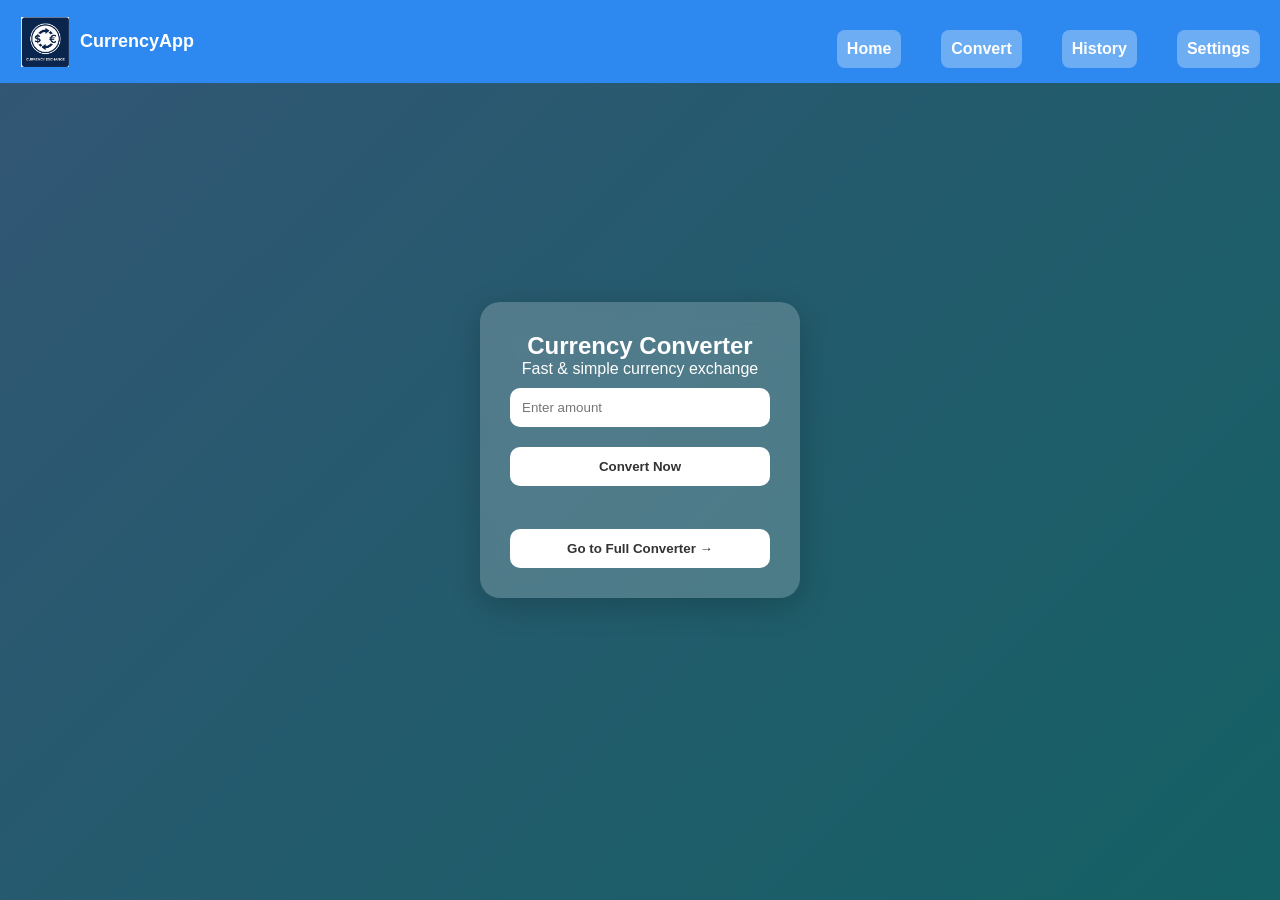
<file: CurrencyApp/index.html>
<!DOCTYPE html>
<html>
<head>
    <title>Currency Converter</title>
    <link rel="stylesheet" href="style.css">
</head>
<body>

<nav class="navbar">
   <div class="logo">
  <img src="logo.png" alt="Logo">
  <span>CurrencyApp</span>
</div>

  <ul class="nav-links">
    <li><a href="index.html">Home</a></li>
    <li><a href="converter.html">Convert</a></li>
    <li><a href="history.html">History</a></li>
    <li><a href="settings.html">Settings</a></li>
  </ul>
</nav>

<section class="container">
    <h1> Currency Converter</h1>
    <p>Fast & simple currency exchange</p>

    <input type="number" id="amount" placeholder="Enter amount">

    <button onclick="quickConvert()">Convert Now</button>

    <h3 id="result"></h3>

    <br>
    <a href="converter.html">
        <button>Go to Full Converter →</button>
    </a>
</section>

<script src="script.js"></script>
</body>
</html>
</file>
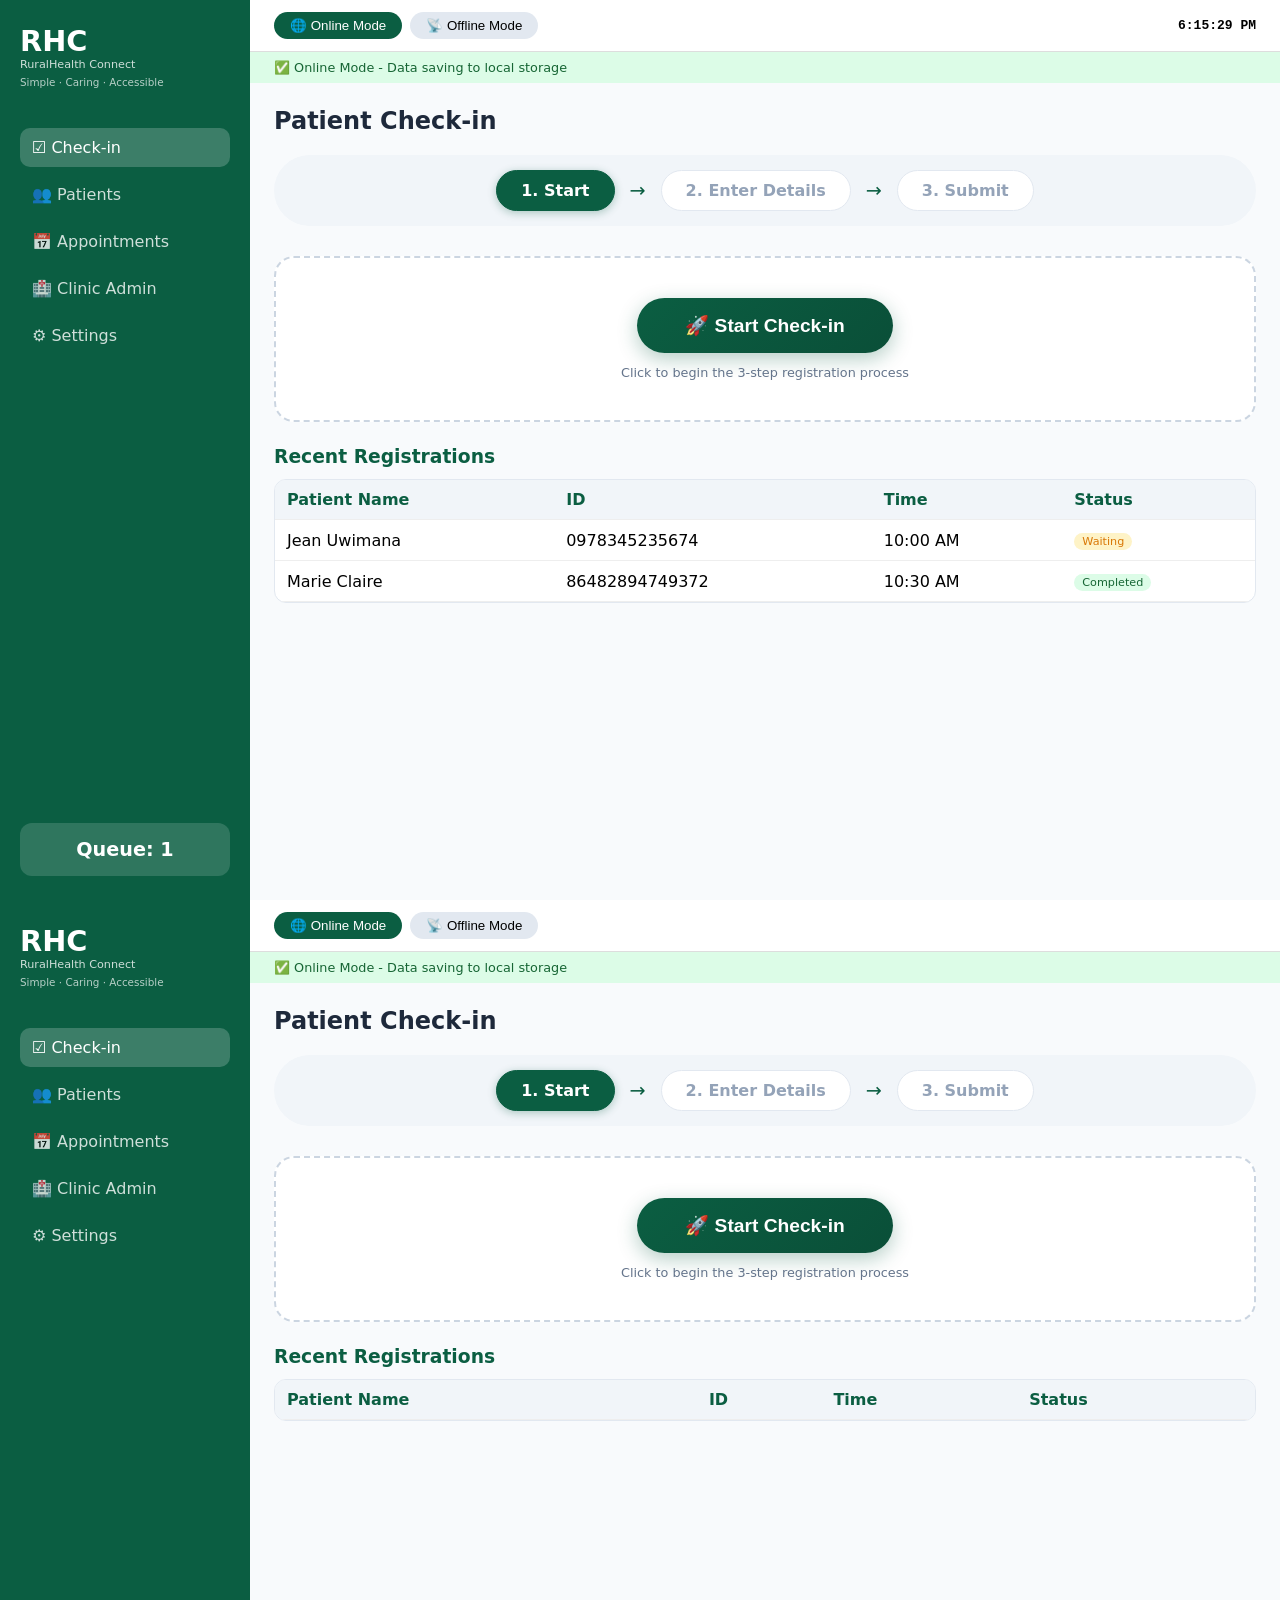
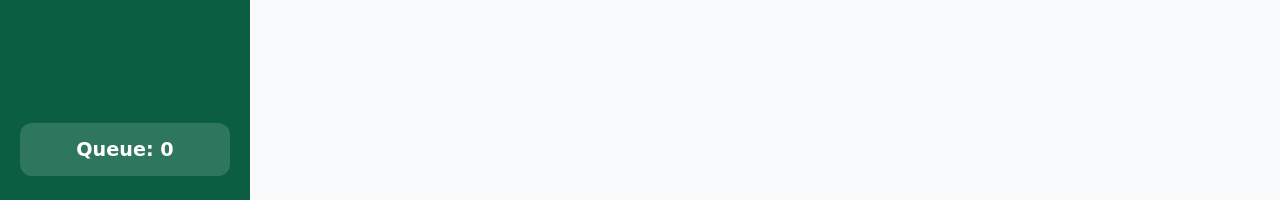
<file: Patient-Check-in/index.html>
<!DOCTYPE html>
<html lang="en">
<head>
    <meta charset="UTF-8">
    <meta name="viewport" content="width=device-width, initial-scale=1.0">
    <title>RHC | RuralHealth Connect</title>
    <link rel="stylesheet" href="style.css">
</head><!DOCTYPE html>
<html lang="en">
<head>
    <meta charset="UTF-8">
    <meta name="viewport" content="width=device-width, initial-scale=1.0">
    <title>RHC | RuralHealth Connect</title>
    <link rel="stylesheet" href="style.css">
</head>
<body>
    <div class="app">
        <!-- Sidebar -->
        <aside class="sidebar">
            <div class="logo">
                <h1>RHC</h1>
                <p>RuralHealth Connect</p>
                <span class="tagline">Simple · Caring · Accessible</span>
            </div>
            <nav class="nav-menu">
                <a href="#" class="nav-item active" data-page="checkin">☑ Check-in</a>
                <a href="#" class="nav-item" data-page="patients">👥 Patients</a>
                <a href="#" class="nav-item" data-page="appointments">📅 Appointments</a>
                <a href="#" class="nav-item" data-page="clinicadmin">🏥 Clinic Admin</a>
                <a href="#" class="nav-item" data-page="settings">⚙ Settings</a>
            </nav>
            <div class="queue-info">
                Queue: <span id="queueCount">0</span>
            </div>
        </aside>

        <!-- Main Content -->
        <main class="main-content">
            <!-- Top Bar with Mode Toggle -->
            <div class="top-bar">
                <div class="mode-toggle">
                    <button id="onlineBtn" class="mode-btn active">🌐 Online Mode</button>
                    <button id="offlineBtn" class="mode-btn">📡 Offline Mode</button>
                </div>
                <div class="time" id="liveTime"></div>
            </div>
            <div id="modeStatus" class="mode-status online-status">✅ Online Mode - Data saving to local storage</div>

            <!-- Check-in Page -->
            <div id="checkinPage" class="page active">
                <h2>Patient Check-in</h2>
                
                <!-- 3-Click Rule Indicator -->
                <div class="steps-indicator">
                    <div class="step active" id="step1">1. Start</div>
                    <div class="step-arrow">→</div>
                    <div class="step" id="step2">2. Enter Details</div>
                    <div class="step-arrow">→</div>
                    <div class="step" id="step3">3. Submit</div>
                </div>

                <!-- START Button (Click 1) -->
                <div id="startSection" class="start-section">
                    <button id="startBtn" class="start-button">🚀 Start Check-in</button>
                    <p class="start-hint">Click to begin the 3-step registration process</p>
                </div>

                <!-- Check-in Form (Hidden until Start is clicked) -->
                <div id="checkinFormContainer" class="form-card" style="display: none;">
                    <h3>Patient Registration Form</h3>
                    <div class="form-row">
                        <div class="form-group">
                            <label>Full Name *</label>
                            <input type="text" id="name" placeholder="Enter patient name">
                        </div>
                        <div class="form-group">
                            <label>ID / Contact Number *</label>
                            <input type="text" id="contact" placeholder="e.g., 0978345235674">
                        </div>
                    </div>
                    <div class="form-row">
                        <div class="form-group">
                            <label>Age</label>
                            <input type="number" id="age" placeholder="Age">
                        </div>
                        <div class="form-group">
                            <label>Service Type</label>
                            <select id="service">
                                <option>General Consultation</option>
                                <option>Emergency</option>
                                <option>Vaccination</option>
                                <option>Maternity</option>
                            </select>
                        </div>
                    </div>
                    <div class="checkbox-group">
                        <label>
                            <input type="checkbox" id="returning"> 🔄 Returning patient
                        </label>
                    </div>
                    <div class="button-group">
                        <button id="checkinBtn" class="submit-button">✓ Submit Check-in</button>
                        <button id="cancelBtn" class="cancel-button">✗ Cancel</button>
                    </div>
                    <div id="msg"></div>
                </div>

                <h3>Recent Registrations</h3>
                <div class="table-wrapper">
                    <table id="recentTable">
                        <thead>
                            <tr>
                                <th>Patient Name</th>
                                <th>ID</th>
                                <th>Time</th>
                                <th>Status</th>
                            </tr>
                        </thead>
                        <tbody id="recentBody"></tbody>
                    </table>
                </div>
            </div>

            <!-- Patients Page -->
            <div id="patientsPage" class="page">
                <h2>Patients Directory</h2>
                <input type="text" id="searchInput" placeholder="Search by name or ID...">
                <button id="searchBtn">Search</button>
                <div class="table-wrapper">
                    <table id="patientsTable">
                        <thead>
                            <tr>
                                <th>Name</th>
                                <th>ID</th>
                                <th>Age</th>
                                <th>Service</th>
                                <th>Status</th>
                            </tr>
                        </thead>
                        <tbody id="patientsBody"></tbody>
                    </table>
                </div>
            </div>

            <!-- Appointments Page -->
            <div id="appointmentsPage" class="page">
                <h2>Queue & Appointments</h2>
                <div id="queueList"></div>
                <button id="newApptBtn" class="btn-add">+ New Appointment</button>
                <div id="apptList"></div>
            </div>

            <!-- Clinic Admin Page -->
            <div id="clinicadminPage" class="page">
                <h2>🏥 Clinic Administration</h2>
                
                <!-- Stats Dashboard -->
                <div class="admin-stats">
                    <div>📊 Today: <span id="todayCount">0</span> patients</div>
                    <div>⏳ Waiting: <span id="waitingCount">0</span></div>
                    <div>✅ Completed: <span id="completedCount">0</span></div>
                    <div>👨‍⚕️ Staff: <span id="staffCount">0</span></div>
                </div>

                <h3>Staff Management</h3>
                <div class="table-wrapper">
                    <table id="staffTable">
                        <thead>
                            <tr>
                                <th>Name</th>
                                <th>Role</th>
                                <th>Contact</th>
                                <th>Action</th>
                            </tr>
                        </thead>
                        <tbody id="staffBody"></tbody>
                    </table>
                </div>
                <button id="addStaffRowBtn" class="btn-primary" style="margin-top: 12px;">+ Add New Staff</button>

                <h3>🏥 Clinic Information</h3>
                <div class="form-card">
                    <input type="text" id="clinicName" placeholder="Clinic Name">
                    <input type="text" id="clinicLocation" placeholder="Location">
                    <input type="text" id="clinicPhone" placeholder="Phone Number">
                    <button id="saveClinicBtn" class="btn-primary">Save Clinic Info</button>
                </div>
            </div>

            <!-- Settings Page -->
            <div id="settingsPage" class="page">
                <h2>⚙ Settings</h2>
                <div class="settings-card">
                    <h3>Connection Mode</h3>
                    <p>Current Mode: <strong id="currentModeDisplay">Online</strong></p>
                    <p>Choose how you want to work:</p>
                    <button id="settingsOnlineBtn" class="mode-select-btn">🌐 Work Online</button>
                    <button id="settingsOfflineBtn" class="mode-select-btn">📡 Work Offline</button>
                    <p class="note">* Both modes work the same. Offline saves data only on this device.</p>
                </div>
                <div class="settings-card">
                    <h3>Data Management</h3>
                    <button id="exportBtn" class="btn-secondary">📤 Export Data</button>
                    <button id="clearBtn" class="btn-danger">🗑 Clear All Data</button>
                </div>
                <div class="settings-card">
                    <h3>About</h3>
                    <p>RuralHealth Connect v2.0</p>
                    <p>Simple · Caring · Accessible</p>
                </div>
            </div>
        </main>
    </div>

    <!-- Modal for Appointment -->
    <div id="apptModal" class="modal">
        <div class="modal-content">
            <span id="closeApptModal">&times;</span>
            <h3>📅 New Appointment</h3>
            <input type="text" id="apptName" placeholder="Patient Name">
            <input type="text" id="apptId" placeholder="Patient ID">
            <input type="date" id="apptDate">
            <input type="time" id="apptTime">
            <button id="saveApptBtn" class="btn-primary">Schedule</button>
        </div>
    </div>

    <script src="script.js"></script>
</body>
</html>
<body>
    <div class="app">
        <!-- Sidebar -->
        <aside class="sidebar">
            <div class="logo">
                <h1>RHC</h1>
                <p>RuralHealth Connect</p>
                <span class="tagline">Simple · Caring · Accessible</span>
            </div>
            <nav class="nav-menu">
                <a href="#" class="nav-item active" data-page="checkin">☑ Check-in</a>
                <a href="#" class="nav-item" data-page="patients">👥 Patients</a>
                <a href="#" class="nav-item" data-page="appointments">📅 Appointments</a>
                <a href="#" class="nav-item" data-page="clinicadmin">🏥 Clinic Admin</a>
                <a href="#" class="nav-item" data-page="settings">⚙ Settings</a>
            </nav>
            <div class="queue-info">
                Queue: <span id="queueCount">0</span>
            </div>
        </aside>

        <!-- Main Content -->
        <main class="main-content">
            <!-- Top Bar with Mode Toggle -->
            <div class="top-bar">
                <div class="mode-toggle">
                    <button id="onlineBtn" class="mode-btn active">🌐 Online Mode</button>
                    <button id="offlineBtn" class="mode-btn">📡 Offline Mode</button>
                </div>
                <div class="time" id="liveTime"></div>
            </div>
            <div id="modeStatus" class="mode-status online-status">✅ Online Mode - Data saving to local storage</div>

            <!-- Check-in Page -->
            <div id="checkinPage" class="page active">
                <h2>Patient Check-in</h2>
                
                <!-- 3-Click Rule Indicator -->
                <div class="steps-indicator">
                    <div class="step active" id="step1">1. Start</div>
                    <div class="step-arrow">→</div>
                    <div class="step" id="step2">2. Enter Details</div>
                    <div class="step-arrow">→</div>
                    <div class="step" id="step3">3. Submit</div>
                </div>

                <!-- START Button (Click 1) -->
                <div id="startSection" class="start-section">
                    <button id="startBtn" class="start-button">🚀 Start Check-in</button>
                    <p class="start-hint">Click to begin the 3-step registration process</p>
                </div>

                <!-- Check-in Form (Hidden until Start is clicked) -->
                <div id="checkinFormContainer" class="form-card" style="display: none;">
                    <h3>Patient Registration Form</h3>
                    <div class="form-row">
                        <div class="form-group">
                            <label>Full Name *</label>
                            <input type="text" id="name" placeholder="Enter patient name">
                        </div>
                        <div class="form-group">
                            <label>ID / Contact Number *</label>
                            <input type="text" id="contact" placeholder="e.g., 0978345235674">
                        </div>
                    </div>
                    <div class="form-row">
                        <div class="form-group">
                            <label>Age</label>
                            <input type="number" id="age" placeholder="Age">
                        </div>
                        <div class="form-group">
                            <label>Service Type</label>
                            <select id="service">
                                <option>General Consultation</option>
                                <option>Emergency</option>
                                <option>Vaccination</option>
                                <option>Maternity</option>
                            </select>
                        </div>
                    </div>
                    <div class="checkbox-group">
                        <label>
                            <input type="checkbox" id="returning"> 🔄 Returning patient
                        </label>
                    </div>
                    <div class="button-group">
                        <button id="checkinBtn" class="submit-button">✓ Submit Check-in</button>
                        <button id="cancelBtn" class="cancel-button">✗ Cancel</button>
                    </div>
                    <div id="msg"></div>
                </div>

                <h3>Recent Registrations</h3>
                <div class="table-wrapper">
                    <table id="recentTable">
                        <thead>
                            <tr>
                                <th>Patient Name</th>
                                <th>ID</th>
                                <th>Time</th>
                                <th>Status</th>
                            </tr>
                        </thead>
                        <tbody id="recentBody"></tbody>
                    </table>
                </div>
            </div>

            <!-- Patients Page -->
            <div id="patientsPage" class="page">
                <h2>Patients Directory</h2>
                <input type="text" id="searchInput" placeholder="Search by name or ID...">
                <button id="searchBtn">Search</button>
                <div class="table-wrapper">
                    <table id="patientsTable">
                        <thead>
                            <tr>
                                <th>Name</th>
                                <th>ID</th>
                                <th>Age</th>
                                <th>Service</th>
                                <th>Status</th>
                            </tr>
                        </thead>
                        <tbody id="patientsBody"></tbody>
                    </table>
                </div>
            </div>

            <!-- Appointments Page -->
            <div id="appointmentsPage" class="page">
                <h2>Queue & Appointments</h2>
                <div id="queueList"></div>
                <button id="newApptBtn" class="btn-add">+ New Appointment</button>
                <div id="apptList"></div>
            </div>

            <!-- Clinic Admin Page -->
            <div id="clinicadminPage" class="page">
                <h2>🏥 Clinic Administration</h2>
                
                <!-- Stats Dashboard -->
                <div class="admin-stats">
                    <div>📊 Today: <span id="todayCount">0</span> patients</div>
                    <div>⏳ Waiting: <span id="waitingCount">0</span></div>
                    <div>✅ Completed: <span id="completedCount">0</span></div>
                    <div>👨‍⚕️ Staff: <span id="staffCount">0</span></div>
                </div>

                <h3>Staff Management</h3>
                <div class="table-wrapper">
                    <table id="staffTable">
                        <thead>
                            <tr>
                                <th>Name</th>
                                <th>Role</th>
                                <th>Contact</th>
                                <th>Action</th>
                            </tr>
                        </thead>
                        <tbody id="staffBody"></tbody>
                    </table>
                </div>
                <button id="addStaffRowBtn" class="btn-primary" style="margin-top: 12px;">+ Add New Staff</button>

                <h3>🏥 Clinic Information</h3>
                <div class="form-card">
                    <input type="text" id="clinicName" placeholder="Clinic Name">
                    <input type="text" id="clinicLocation" placeholder="Location">
                    <input type="text" id="clinicPhone" placeholder="Phone Number">
                    <button id="saveClinicBtn" class="btn-primary">Save Clinic Info</button>
                </div>
            </div>

            <!-- Settings Page -->
            <div id="settingsPage" class="page">
                <h2>⚙ Settings</h2>
                <div class="settings-card">
                    <h3>Connection Mode</h3>
                    <p>Current Mode: <strong id="currentModeDisplay">Online</strong></p>
                    <p>Choose how you want to work:</p>
                    <button id="settingsOnlineBtn" class="mode-select-btn">🌐 Work Online</button>
                    <button id="settingsOfflineBtn" class="mode-select-btn">📡 Work Offline</button>
                    <p class="note">* Both modes work the same. Offline saves data only on this device.</p>
                </div>
                <div class="settings-card">
                    <h3>Data Management</h3>
                    <button id="exportBtn" class="btn-secondary">📤 Export Data</button>
                    <button id="clearBtn" class="btn-danger">🗑 Clear All Data</button>
                </div>
                <div class="settings-card">
                    <h3>About</h3>
                    <p>RuralHealth Connect v2.0</p>
                    <p>Simple · Caring · Accessible</p>
                </div>
            </div>
        </main>
    </div>

    <!-- Modal for Appointment -->
    <div id="apptModal" class="modal">
        <div class="modal-content">
            <span id="closeApptModal">&times;</span>
            <h3>📅 New Appointment</h3>
            <input type="text" id="apptName" placeholder="Patient Name">
            <input type="text" id="apptId" placeholder="Patient ID">
            <input type="date" id="apptDate">
            <input type="time" id="apptTime">
            <button id="saveApptBtn" class="btn-primary">Schedule</button>
        </div>
    </div>

    <script src="script.js"></script>
</body>
</html>
</file>
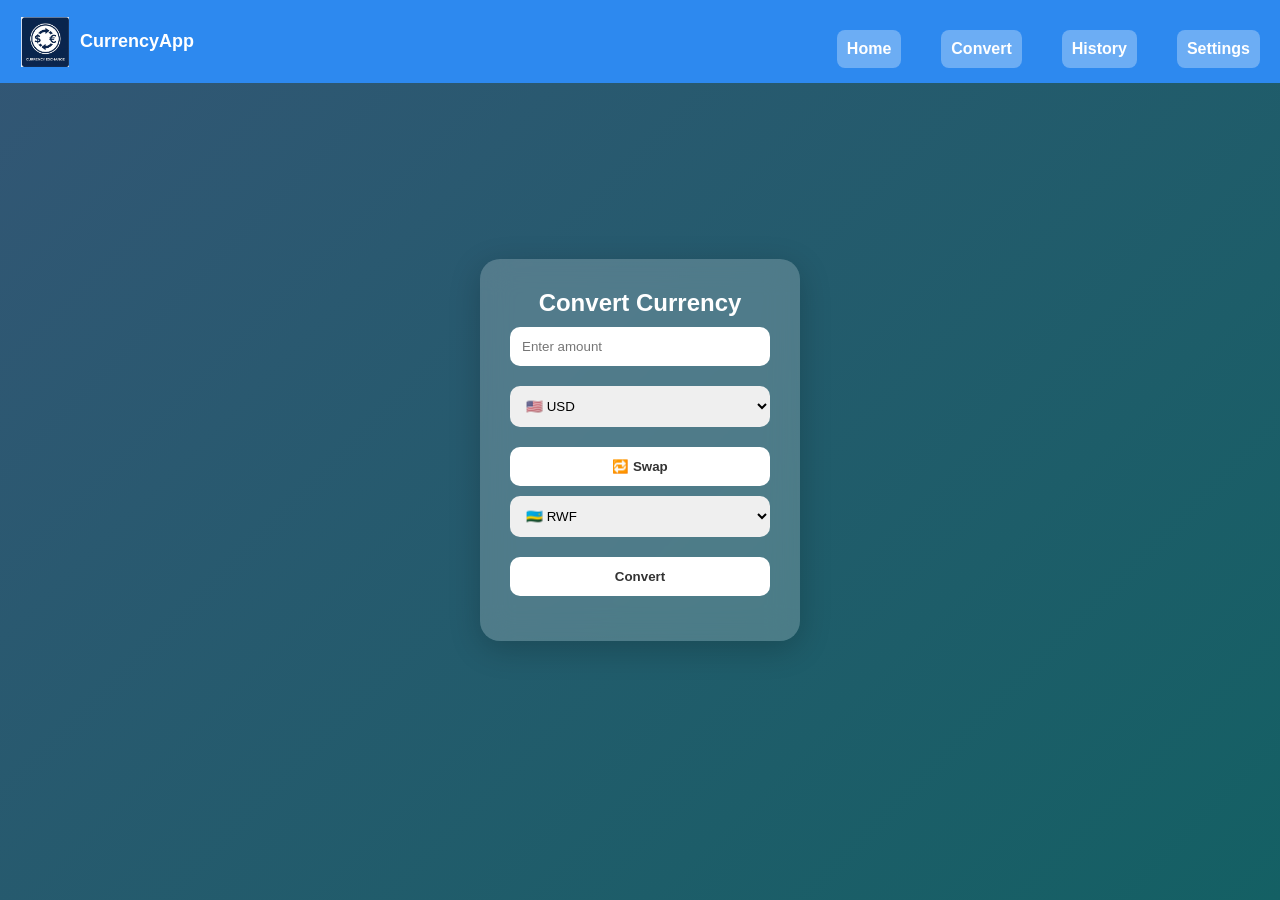
<file: CurrencyApp/converter.html>
<!DOCTYPE html>
<html>
<head>
    <title>Full Converter</title>
    <link rel="stylesheet" href="style.css">
</head>
<body>
    
<nav class="navbar">
  <div class="logo">
  <img src="logo.png" alt="Logo">
  <span>CurrencyApp</span>
</div>

  <ul class="nav-links">
    <li><a href="index.html">Home</a></li>
    <li><a href="converter.html">Convert</a></li>
    <li><a href="history.html">History</a></li>
    <li><a href="settings.html">Settings</a></li>
  </ul>
</nav>


   <div class="container">
    <h2> Convert Currency</h2>

    <input type="number" id="amount" placeholder="Enter amount">

    <select id="fromCurrency">
        <option value="USD">🇺🇸 USD</option>
        <option value="RWF">🇷🇼 RWF</option>
        <option value="EUR">🇪🇺 EUR</option>
    </select>

    <button onclick="swap()">🔁 Swap</button>

    <select id="toCurrency">
        <option value="RWF">🇷🇼 RWF</option>
        <option value="USD">🇺🇸 USD</option>
        <option value="EUR">🇪🇺 EUR</option>
    </select>

    <button onclick="convert()">Convert</button>

    <h3 id="output"></h3>
    <p id="rate"></p>
    <p id="time"></p>
</div>

<script src="script.js"></script>
</body>
</html>
</file>
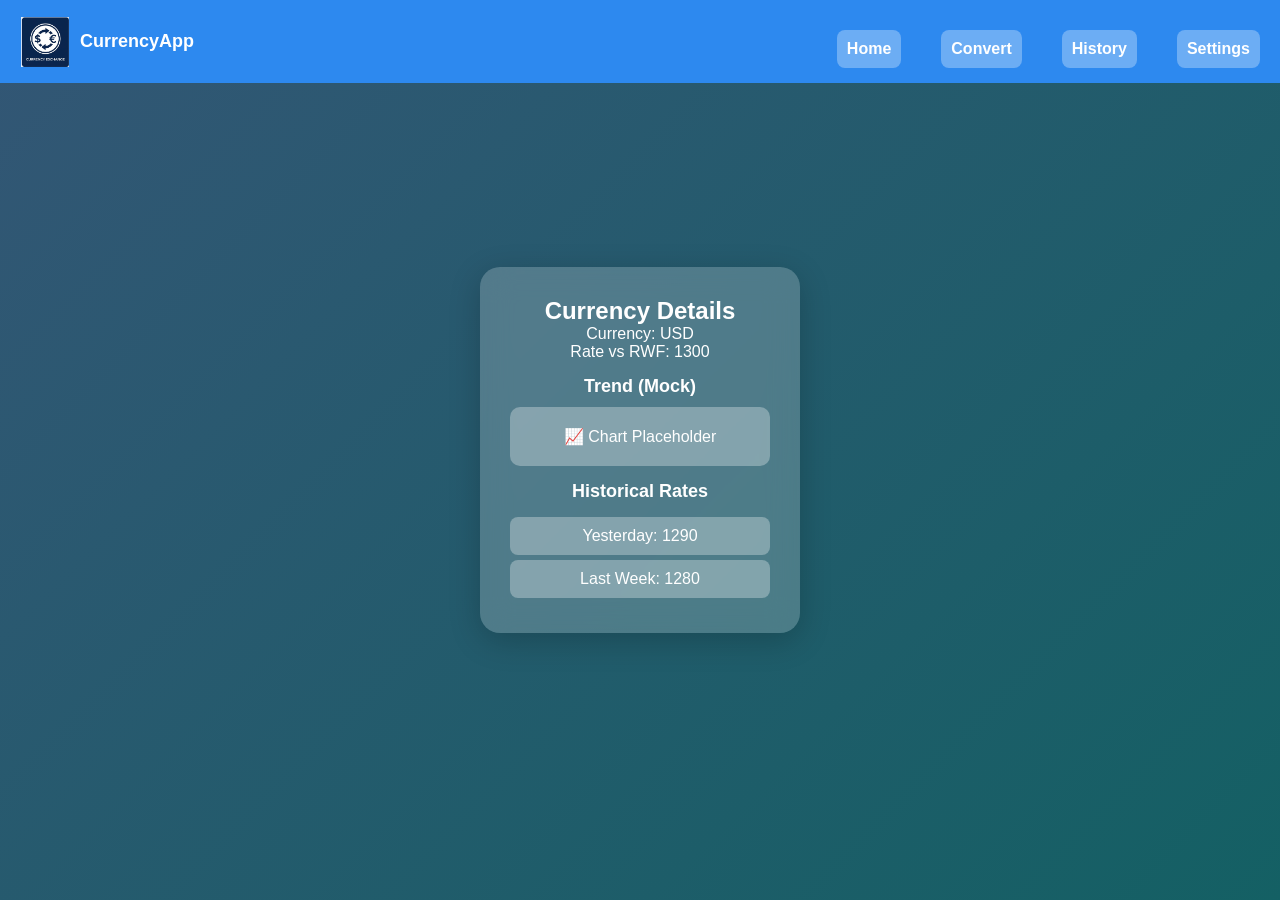
<file: CurrencyApp/details.html>
<!DOCTYPE html>
<html>
<head>
    <title>Currency Details</title>
    <link rel="stylesheet" href="style.css">
</head>
<body>
    
<nav class="navbar">
  <div class="logo">
  <img src="logo.png" alt="Logo">
  <span>CurrencyApp</span>
</div>

  <ul class="nav-links">
    <li><a href="index.html">Home</a></li>
    <li><a href="converter.html">Convert</a></li>
    <li><a href="history.html">History</a></li>
    <li><a href="settings.html">Settings</a></li>
  </ul>
</nav>

<div class="container">
    <h2>Currency Details</h2>

    <p>Currency: USD</p>
    <p>Rate vs RWF: 1300</p>

    <h3>Trend (Mock)</h3>
    <div class="chart">
        📈 Chart Placeholder
    </div>

    <h3>Historical Rates</h3>
    <ul>
        <li>Yesterday: 1290</li>
        <li>Last Week: 1280</li>
    </ul>
</div>

</body>
</html>
</file>
<file: CurrencyApp/style.css>
/* RESET */
* {
    margin: 0;
    padding: 0;
    box-sizing: border-box;
}

/* BODY */
body {
    font-family: 'Segoe UI', sans-serif;
    background: linear-gradient(135deg, #335675, #146064);
    height: 100vh;
    display: flex;
    justify-content: center;
    align-items: center;
}

/* NAVBAR */
nav {
    position: fixed;
    top: 0;
    width: 100%;
    background: rgba(255,255,255,0.2);
    backdrop-filter: blur(10px);
    display: flex;
    justify-content: space-between;
    padding: 15px 30px;
    color: white;
}

nav ul {
    display: flex;
    list-style: none;
}

nav ul li {
    margin-left: 20px;
}

nav a {
    color: white;
    text-decoration: none;
    font-weight: bold;
}

/* CONTAINER */
.container {
    background: rgba(255,255,255,0.2);
    backdrop-filter: blur(15px);
    padding: 30px;
    border-radius: 20px;
    width: 320px;
    text-align: center;
    color: white;
    box-shadow: 0 8px 32px rgba(0,0,0,0.2);
}

/* INPUTS */
input, select {
    width: 100%;
    padding: 12px;
    margin: 10px 0;
    border-radius: 10px;
    border: none;
    outline: none;
}

/* BUTTONS */
button {
    width: 100%;
    padding: 12px;
    margin-top: 10px;
    border-radius: 10px;
    border: none;
    background: #ffffff;
    color: #333;
    font-weight: bold;
    cursor: pointer;
    transition: 0.3s;
}

button:hover {
    background: #333;
    color: white;
}

/* RESULT TEXT */
h3 {
    margin-top: 15px;
    font-size: 18px;
}

/* CHART BOX */
.chart {
    background: rgba(255,255,255,0.3);
    padding: 20px;
    border-radius: 10px;
    margin-top: 10px;
}

/* DARK MODE */
.dark {
    background: #121212 !important;
    color: white;
}
ul {
    list-style: none;
    margin-top: 15px;
}

li {
    background: rgba(255,255,255,0.3);
    padding: 10px;
    margin: 5px 0;
    border-radius: 8px;
}
.setting-box {
    display: flex;
    justify-content: space-between;
    align-items: center;
    background: rgba(255,255,255,0.2);
    padding: 12px;
    margin: 10px 0;
    border-radius: 10px;
}

.setting-box label {
    font-weight: bold;
}
.navbar {
  display: flex;
  justify-content: space-between;
  align-items: center;
  background: #2D89EF;
  padding: 10px 20px;
}

.logo img {
  width: 50px;
  height: 50px;
  object-fit: contain;
}

.nav-links {
  list-style: none;
  display: flex;
  gap: 20px;
}

.nav-links a {
  color: white;
  text-decoration: none;
  font-weight: bold;
}
.logo {
  display: flex;
  align-items: center;
  gap: 10px;
  color: white;
  font-weight: bold;
  font-size: 18px;
}
</file>
<file: Patient-Check-in/style.css>
* {
    margin: 0;
    padding: 0;
    box-sizing: border-box;
}

body {
    font-family: system-ui, -apple-system, 'Segoe UI', sans-serif;
    background: #eef2f5;
    height: 100vh;
    overflow: hidden;
}

.app {
    display: flex;
    height: 100vh;
}

/* Sidebar */
.sidebar {
    width: 250px;
    background: #0b5e42;
    color: white;
    padding: 24px 20px;
    display: flex;
    flex-direction: column;
}

.logo h1 {
    font-size: 1.8rem;
}

.logo p {
    font-size: 0.7rem;
    opacity: 0.8;
}

.tagline {
    font-size: 0.65rem;
    opacity: 0.7;
    display: block;
    margin-top: 5px;
}

.nav-menu {
    margin: 40px 0;
    display: flex;
    flex-direction: column;
    gap: 8px;
}

.nav-item {
    color: rgba(255,255,255,0.8);
    text-decoration: none;
    padding: 10px 12px;
    border-radius: 10px;
    display: block;
}

.nav-item.active {
    background: rgba(255,255,255,0.2);
    color: white;
}

.nav-item:hover {
    background: rgba(255,255,255,0.1);
}

.queue-info {
    margin-top: auto;
    padding: 15px;
    background: rgba(255,255,255,0.15);
    border-radius: 12px;
    text-align: center;
    font-weight: bold;
    font-size: 1.2rem;
}

/* Main Content */
.main-content {
    flex: 1;
    display: flex;
    flex-direction: column;
    overflow-y: auto;
    background: #f8fafc;
}

.top-bar {
    display: flex;
    justify-content: space-between;
    align-items: center;
    padding: 12px 24px;
    background: white;
    border-bottom: 1px solid #ddd;
}

.mode-toggle {
    display: flex;
    gap: 8px;
}

.mode-btn {
    padding: 6px 16px;
    border: none;
    border-radius: 30px;
    cursor: pointer;
    background: #e2e8f0;
}

.mode-btn.active {
    background: #0b5e42;
    color: white;
}

.mode-status {
    padding: 8px 24px;
    font-size: 0.8rem;
}

.online-status {
    background: #dcfce7;
    color: #166534;
}

.offline-status {
    background: #fed7aa;
    color: #9a3412;
}

.time {
    font-family: monospace;
    font-weight: bold;
}

/* Pages */
.page {
    display: none;
    padding: 24px;
}

.page.active {
    display: block;
}

.page h2 {
    margin-bottom: 20px;
    color: #1e293b;
}

.page h3 {
    margin: 20px 0 12px 0;
    color: #0b5e42;
}


/* Steps Indicator */
.steps-indicator {
    display: flex;
    align-items: center;
    justify-content: center;
    gap: 15px;
    margin-bottom: 30px;
    background: #f1f5f9;
    padding: 15px 20px;
    border-radius: 60px;
    flex-wrap: wrap;
}

.step {
    background: white;
    padding: 10px 24px;
    border-radius: 40px;
    font-weight: 600;
    color: #94a3b8;
    border: 1px solid #e2e8f0;
}

.step.active {
    background: #0b5e42;
    color: white;
    border-color: #0b5e42;
    box-shadow: 0 2px 8px rgba(11, 94, 66, 0.3);
}

.step.completed {
    background: #dcfce7;
    color: #166534;
    border-color: #166534;
}

.step-arrow {
    font-size: 1.2rem;
    color: #0b5e42;
}

/* Start Section */
.start-section {
    text-align: center;
    padding: 40px 20px;
    background: white;
    border-radius: 20px;
    border: 2px dashed #cbd5e1;
    margin-bottom: 24px;
}

.start-button {
    background: linear-gradient(135deg, #0b5e42 0%, #0a4f38 100%);
    color: white;
    border: none;
    padding: 16px 48px;
    border-radius: 60px;
    font-size: 1.2rem;
    font-weight: 700;
    cursor: pointer;
    transition: all 0.3s ease;
    box-shadow: 0 6px 20px rgba(11, 94, 66, 0.3);
}

.start-button:hover {
    transform: translateY(-3px);
    box-shadow: 0 10px 28px rgba(11, 94, 66, 0.4);
}

.start-button:active {
    transform: translateY(1px);
}

.start-hint {
    margin-top: 12px;
    color: #64748b;
    font-size: 0.8rem;
}

/* Submit Button */
.submit-button {
    background: linear-gradient(135deg, #0b5e42 0%, #0a4f38 100%);
    color: white;
    border: none;
    padding: 12px 24px;
    border-radius: 50px;
    font-size: 1rem;
    font-weight: 600;
    cursor: pointer;
    transition: all 0.3s ease;
    flex: 1;
}

.submit-button:hover {
    background: linear-gradient(135deg, #0a4f38 0%, #08412e 100%);
    transform: translateY(-2px);
}

/* Cancel Button */
.cancel-button {
    background: #f1f5f9;
    color: #64748b;
    border: 1px solid #e2e8f0;
    padding: 12px 24px;
    border-radius: 50px;
    font-size: 1rem;
    font-weight: 600;
    cursor: pointer;
    transition: all 0.3s ease;
    flex: 1;
}

.cancel-button:hover {
    background: #fee2e2;
    color: #dc2626;
    border-color: #dc2626;
}

.button-group {
    display: flex;
    gap: 12px;
    margin-top: 20px;
}

/* Form Styles */
.form-card {
    background: white;
    padding: 20px;
    border-radius: 16px;
    margin-bottom: 24px;
    border: 1px solid #e2e8f0;
}

.form-row {
    display: flex;
    gap: 16px;
    margin-bottom: 16px;
    flex-wrap: wrap;
}

.form-group {
    flex: 1;
    min-width: 180px;
}

.form-group label {
    display: block;
    font-size: 0.75rem;
    font-weight: 600;
    color: #64748b;
    margin-bottom: 6px;
    text-transform: uppercase;
}

.form-group input, .form-group select {
    width: 100%;
    padding: 12px;
    border: 1px solid #e2e8f0;
    border-radius: 12px;
    font-size: 0.9rem;
}

.form-group input:focus, .form-group select:focus {
    outline: none;
    border-color: #0b5e42;
    box-shadow: 0 0 0 2px rgba(11, 94, 66, 0.1);
}

.checkbox-group {
    margin: 16px 0;
}

.checkbox-group label {
    display: flex;
    align-items: center;
    gap: 8px;
    cursor: pointer;
}

/* Tables */
.table-wrapper {
    overflow-x: auto;
    background: white;
    border-radius: 12px;
    border: 1px solid #e2e8f0;
}

table {
    width: 100%;
    border-collapse: collapse;
}

th, td {
    padding: 10px 12px;
    text-align: left;
    border-bottom: 1px solid #eee;
}

th {
    background: #f1f5f9;
    color: #0b5e42;
}

/* Staff table input fields */
.staff-name-input, .staff-role-input, .staff-contact-input {
    width: 100%;
    padding: 8px;
    border: 1px solid #ddd;
    border-radius: 6px;
    font-size: 0.85rem;
}

.staff-name-input:focus, .staff-role-input:focus, .staff-contact-input:focus {
    outline: none;
    border-color: #0b5e42;
}

.save-staff-btn {
    background: #0b5e42;
    color: white;
    border: none;
    padding: 4px 12px;
    border-radius: 20px;
    cursor: pointer;
    font-size: 0.7rem;
    margin-right: 5px;
}

.delete-staff-btn {
    background: #dc2626;
    color: white;
    border: none;
    padding: 4px 12px;
    border-radius: 20px;
    cursor: pointer;
    font-size: 0.7rem;
}

.status-badge {
    display: inline-block;
    padding: 2px 8px;
    border-radius: 20px;
    font-size: 0.7rem;
}

.status-Waiting { background: #fef3c7; color: #d97706; }
.status-Completed { background: #dcfce7; color: #166534; }

/* Admin Stats */
.admin-stats {
    display: grid;
    grid-template-columns: repeat(auto-fit, minmax(150px, 1fr));
    gap: 16px;
    margin-bottom: 24px;
}

.admin-stats div {
    background: white;
    padding: 15px 20px;
    border-radius: 12px;
    text-align: center;
    font-weight: bold;
    border: 1px solid #e2e8f0;
}

.admin-stats span {
    font-size: 1.5rem;
    display: block;
    margin-top: 8px;
    color: #0b5e42;
}

/* Buttons */
.btn-primary {
    background: #0b5e42;
    color: white;
    border: none;
    padding: 8px 20px;
    border-radius: 30px;
    cursor: pointer;
}

.btn-secondary {
    background: #e2e8f0;
    color: #334155;
    border: none;
    padding: 8px 20px;
    border-radius: 30px;
    cursor: pointer;
}

.btn-danger {
    background: #dc2626;
    color: white;
    border: none;
    padding: 8px 20px;
    border-radius: 30px;
    cursor: pointer;
}

.btn-add {
    background: #0b5e42;
    color: white;
    border: none;
    padding: 8px 16px;
    border-radius: 30px;
    cursor: pointer;
    margin: 10px 0;
}

/* Settings */
.settings-card {
    background: white;
    padding: 20px;
    border-radius: 16px;
    margin-bottom: 20px;
    border: 1px solid #e2e8f0;
}

.settings-card h3 {
    margin-top: 0;
    margin-bottom: 12px;
}

.settings-card button {
    margin-top: 10px;
    margin-right: 10px;
}

.mode-select-btn {
    background: #0b5e42;
    color: white;
}

.note {
    font-size: 0.7rem;
    color: #666;
    margin-top: 10px;
}

/* Queue Items */
#queueList div, #apptList div {
    background: white;
    padding: 12px;
    margin-bottom: 8px;
    border-radius: 8px;
    display: flex;
    justify-content: space-between;
    align-items: center;
    border: 1px solid #e2e8f0;
}

.complete-btn {
    background: #0b5e42;
    color: white;
    border: none;
    padding: 4px 12px;
    border-radius: 20px;
    cursor: pointer;
}

/* Modal */
.modal {
    display: none;
    position: fixed;
    top: 0;
    left: 0;
    width: 100%;
    height: 100%;
    background: rgba(0,0,0,0.5);
    justify-content: center;
    align-items: center;
    z-index: 1000;
}

.modal-content {
    background: white;
    padding: 24px;
    border-radius: 16px;
    width: 350px;
}

.modal-content input {
    width: 100%;
    padding: 8px;
    margin: 8px 0;
    border: 1px solid #ddd;
    border-radius: 6px;
}

.modal-content button {
    margin-top: 10px;
    padding: 8px 16px;
    width: 100%;
}

#closeApptModal {
    float: right;
    cursor: pointer;
    font-size: 1.2rem;
}

#searchInput {
    padding: 8px;
    width: 250px;
    margin-right: 8px;
    border: 1px solid #ddd;
    border-radius: 8px;
}

#msg {
    margin-top: 10px;
    padding: 8px;
    border-radius: 8px;
}

#msg.success {
    background: #dcfce7;
    color: #166534;
}

#msg.error {
    background: #fee2e2;
    color: #991b1b;
}
</file>
